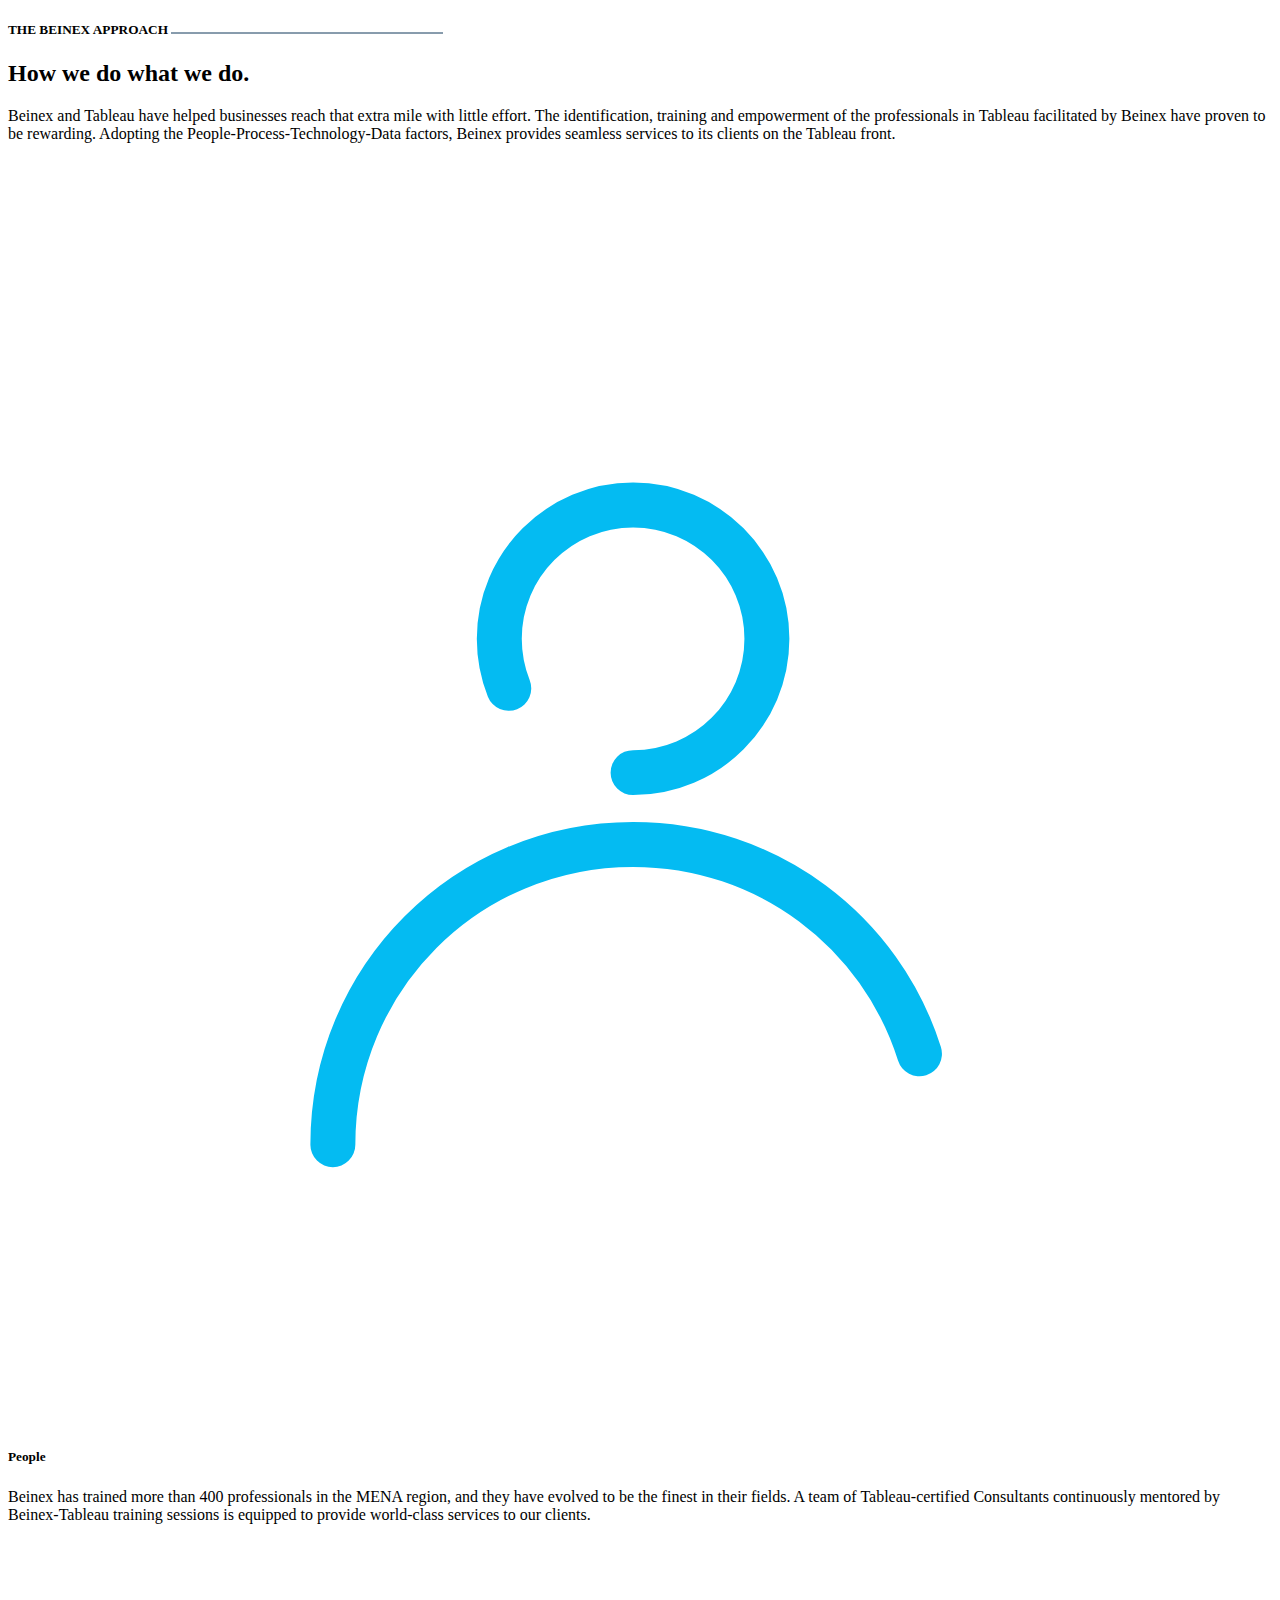
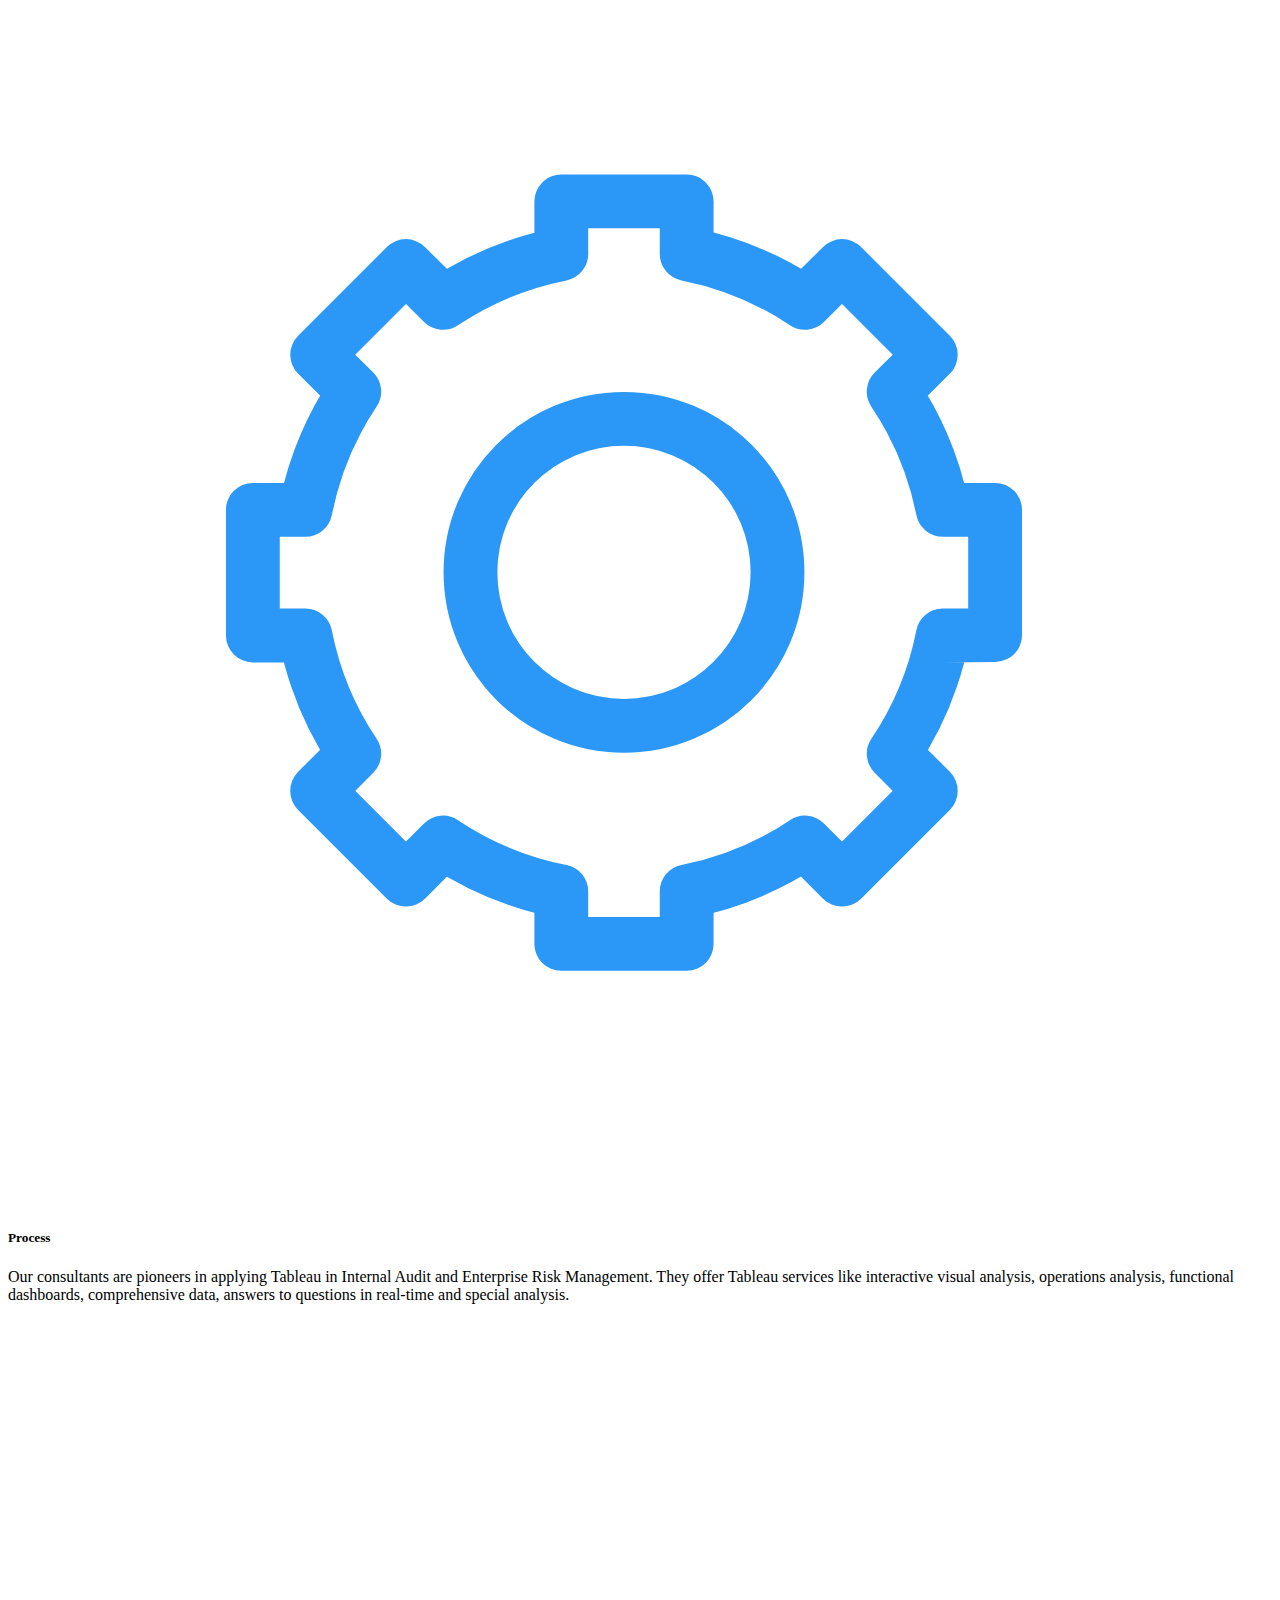
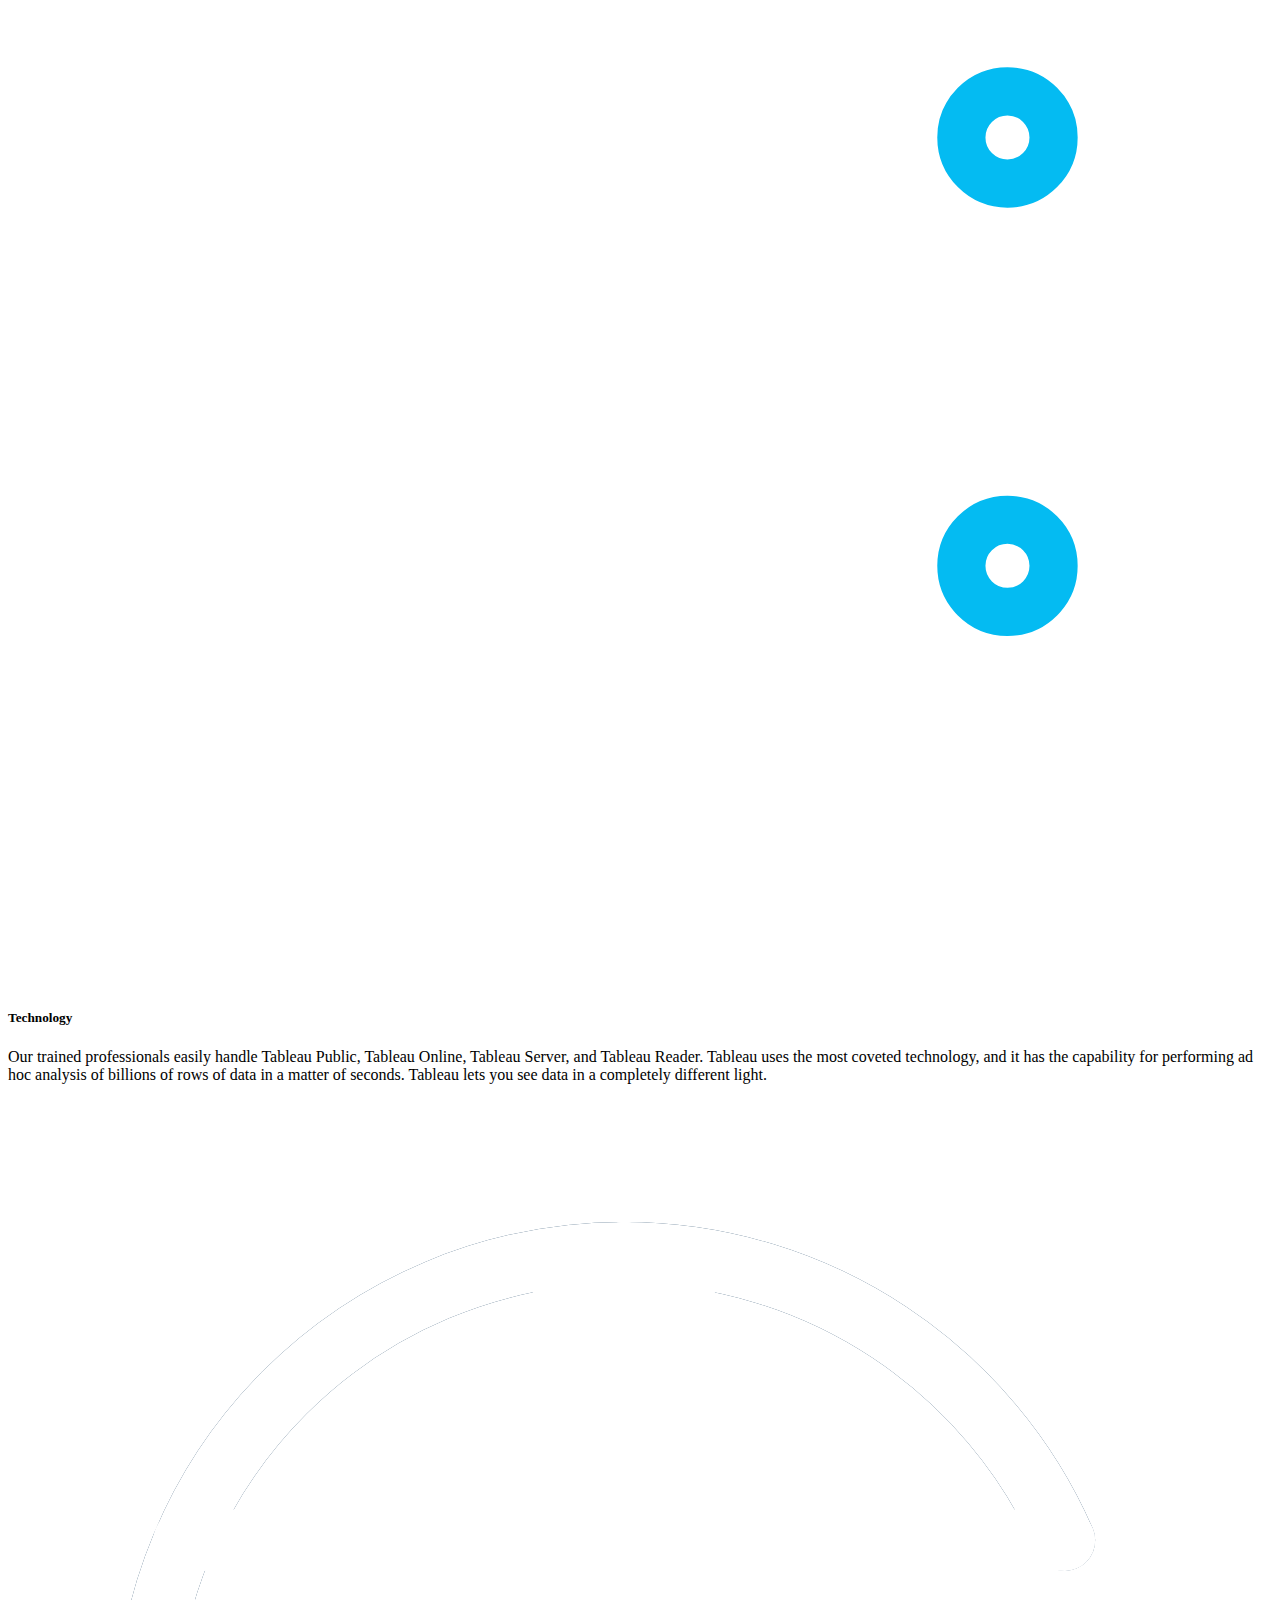
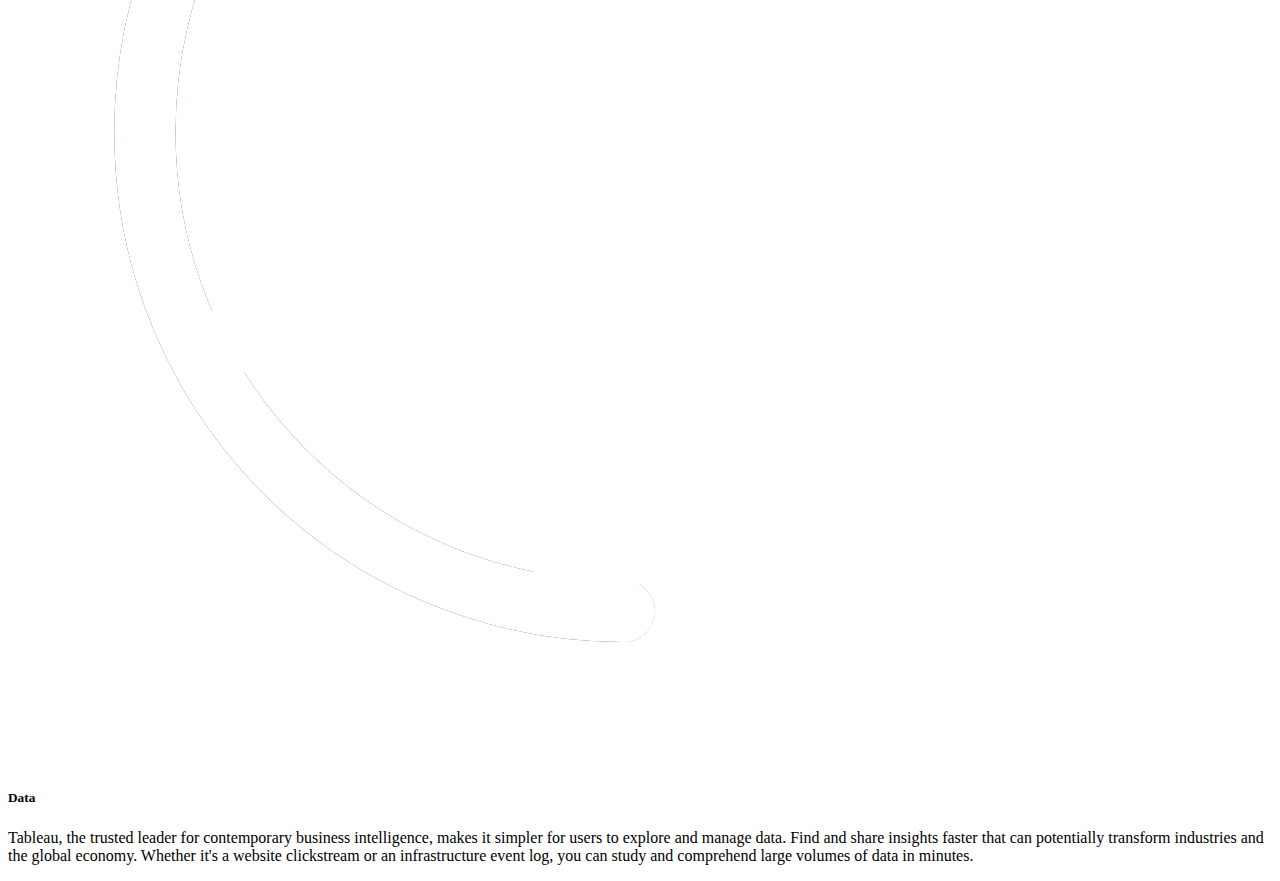
<file: html/molecule/beinex_approach.html>
<!DOCTYPE html>
<html lang="en">
  <head>
    <meta charset="UTF-8" />
    <meta name="viewport" content="width=device-width, initial-scale=1.0" />
    <title>Beinex Approach</title>
  </head>
  <body>
    <div class="be-beinex__approach__section">
      <div class="be-beinex__approach__section__headings">
        <div class="be-beinex__approach__section__headings__left">
          <h5>
            THE BEINEX APPROACH
            <img src="/assets/icons/Vector 11.svg" style="color: white" />
          </h5>
          <h2>How we do what we do.</h2>
        </div>
        <div class="be-beinex__approach__section__headings__right">
          <p>
            Beinex and Tableau have helped businesses reach that extra mile with
            little effort. The identification, training and empowerment of the
            professionals in Tableau facilitated by Beinex have proven to be
            rewarding. Adopting the People-Process-Technology-Data factors,
            Beinex provides seamless services to its clients on the Tableau
            front.
          </p>
        </div>
      </div>
      <div class="be-beinex__approach__section__cards">
        <div class="be-beinex__approach__section__card">
          <img src="/assets/icons/people-white-icon-hover.svg" alt="" />
          <h5>People</h5>
          <p>
            Beinex has trained more than 400 professionals in the MENA region,
            and they have evolved to be the finest in their fields. A team of
            Tableau-certified Consultants continuously mentored by
            Beinex-Tableau training sessions is equipped to provide world-class
            services to our clients.
          </p>
        </div>
        <div class="be-beinex__approach__section__card">
          <img src="/assets/icons/process-white-icon-hover.svg" alt="" />
          <h5>Process</h5>
          <p>
            Our consultants are pioneers in applying Tableau in Internal Audit
            and Enterprise Risk Management. They offer Tableau services like
            interactive visual analysis, operations analysis, functional
            dashboards, comprehensive data, answers to questions in real-time
            and special analysis.
          </p>
        </div>
        <div class="be-beinex__approach__section__card">
          <img src="/assets/icons/technology-white-icon-hover.svg" alt="" />
          <h5>Technology</h5>
          <p>
            Our trained professionals easily handle Tableau Public, Tableau
            Online, Tableau Server, and Tableau Reader. Tableau uses the most
            coveted technology, and it has the capability for performing ad hoc
            analysis of billions of rows of data in a matter of seconds. Tableau
            lets you see data in a completely different light.
          </p>
        </div>
        <div class="be-beinex__approach__section__card">
          <img src="/assets/icons/data-white-icon-hover.svg" alt="" />
          <h5>Data</h5>
          <p>
            Tableau, the trusted leader for contemporary business intelligence,
            makes it simpler for users to explore and manage data. Find and
            share insights faster that can potentially transform industries and
            the global economy. Whether it's a website clickstream or an
            infrastructure event log, you can study and comprehend large volumes
            of data in minutes.
          </p>
        </div>
      </div>
    </div>
  </body>
</html>
</file>
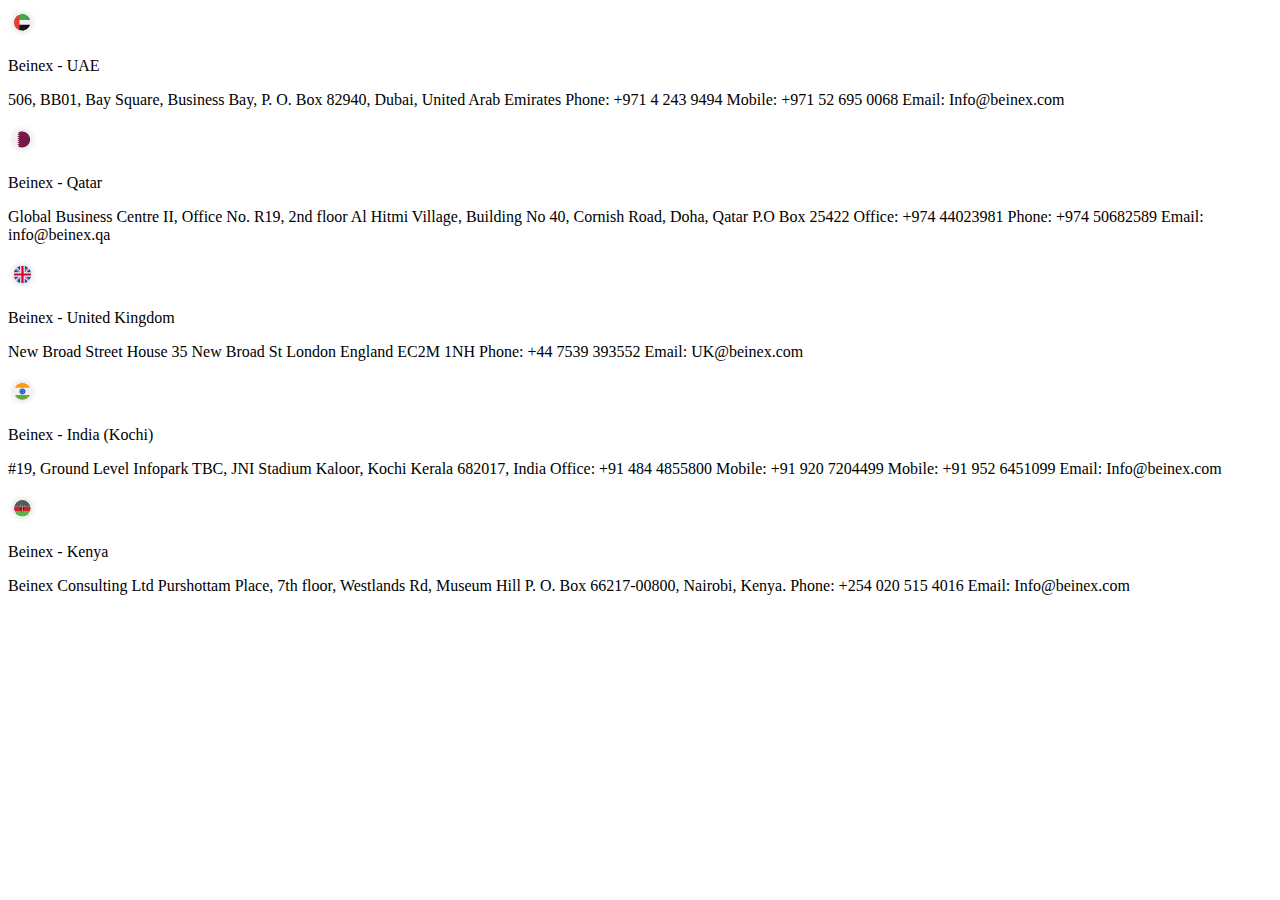
<file: html/molecule/global-presence.html>
<!DOCTYPE html>
<html lang="en">
  <head>
    <meta charset="UTF-8" />
    <meta name="viewport" content="width=device-width, initial-scale=1.0" />
    <title>Global Presence</title>
  </head>
  <body>
    <div class="be-global__presence__section">
      <div class="be-global__presence__section__cards">
        <div class="be-global__presence__section__card">
          <img src="/assets/icons/united-arab-emirates (2).svg" alt="uk" />
          <p>Beinex - UAE</p>
          <p>
            506, BB01, Bay Square, Business Bay, P. O. Box 82940, Dubai, United
            Arab Emirates Phone: +971 4 243 9494 Mobile: +971 52 695 0068 Email:
            Info@beinex.com
          </p>
        </div>
        <div class="be-global__presence__section__card">
          <img src="/assets/icons/qatar.svg" alt="uae" />
          <p>Beinex - Qatar</p>
          <p>
            Global Business Centre II, Office No. R19, 2nd floor Al Hitmi
            Village, Building No 40, Cornish Road, Doha, Qatar P.O Box 25422
            Office: +974 44023981 Phone: +974 50682589 Email: info@beinex.qa
          </p>
        </div>
        <div class="be-global__presence__section__card">
          <img src="/assets/icons/uk.svg" alt="uae" />
          <p>Beinex - United Kingdom</p>
          <p>
            New Broad Street House 35 New Broad St London England EC2M 1NH
            Phone: +44 7539 393552 Email: UK@beinex.com
          </p>
        </div>
        <div class="be-global__presence__section__card">
          <img src="/assets/icons/india.svg" alt="uae" />
          <p>Beinex - India (Kochi)</p>
          <p>
            #19, Ground Level Infopark TBC, JNI Stadium Kaloor, Kochi Kerala
            682017, India Office: +91 484 4855800 Mobile: +91 920 7204499
            Mobile: +91 952 6451099 Email: Info@beinex.com
          </p>
        </div>
        <div class="be-global__presence__section__card">
          <img src="/assets/icons/kenya.svg" alt="uae" />
          <p>Beinex - Kenya</p>
          <p>
            Beinex Consulting Ltd Purshottam Place, 7th floor, Westlands Rd,
            Museum Hill P. O. Box 66217-00800, Nairobi, Kenya. Phone: +254 020
            515 4016 Email: Info@beinex.com
          </p>
        </div>
      </div>
    </div>
  </body>
</html>
</file>
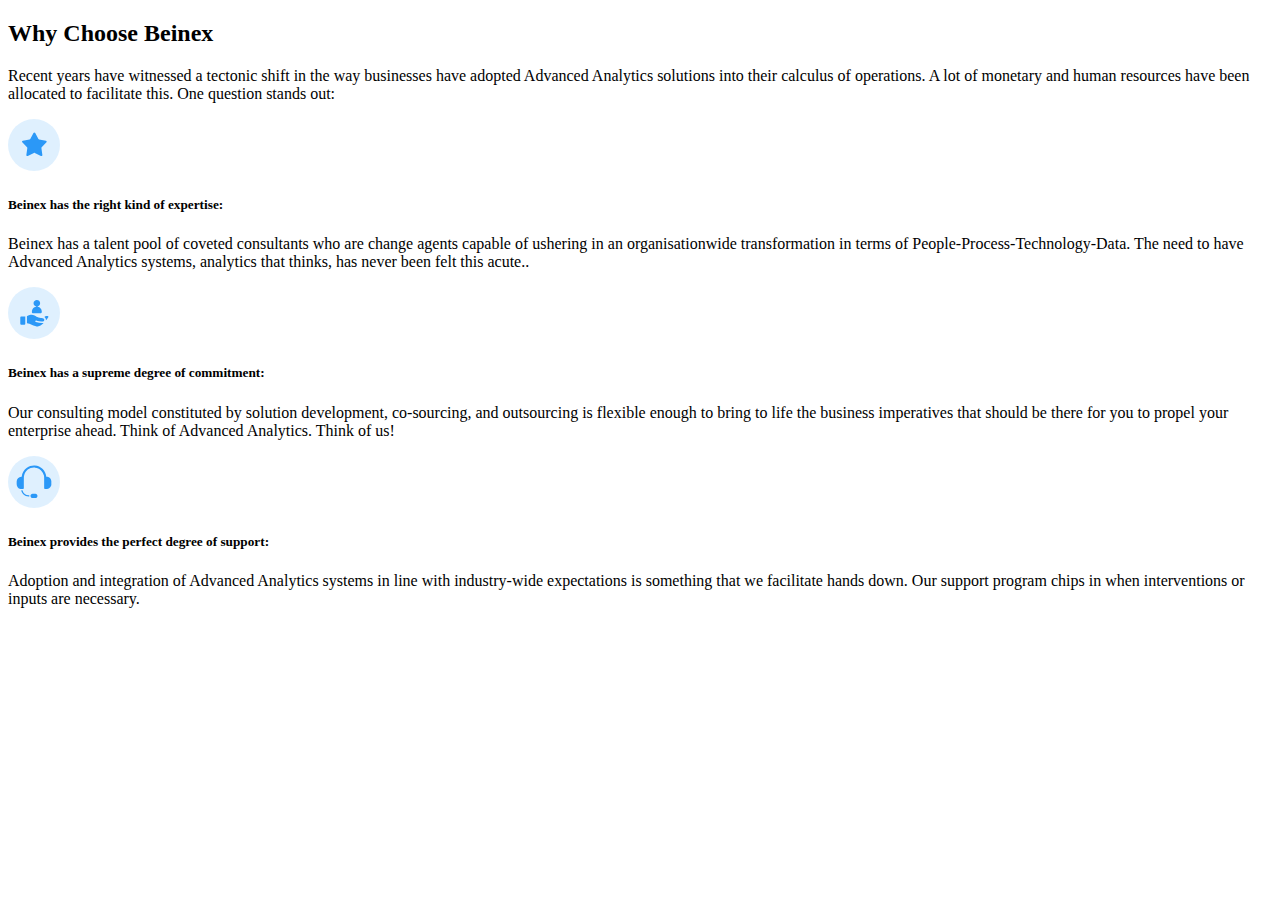
<file: html/molecule/why-beinex.html>
<!DOCTYPE html>
<html lang="en">
  <head>
    <meta charset="UTF-8" />
    <meta name="viewport" content="width=device-width, initial-scale=1.0" />
    <title>Why Choose Beinex</title>
  </head>
  <body>
    <div class="be-why__beinex__section">
      <div class="be-why__beinex__section__headings">
        <h2>Why Choose Beinex</h2>
        <p>
          Recent years have witnessed a tectonic shift in the way businesses
          have adopted Advanced Analytics solutions into their calculus of
          operations. A lot of monetary and human resources have been allocated
          to facilitate this. One question stands out:
        </p>
      </div>
      <div class="be-why__beinex__section__cards">
        <div class="be-why__beinex__section__card">
          <div class="be-why__beinex__section__card__heading">
            <img src="/assets/icons/why-beinex-icon-1.svg" />
            <h5>Beinex has the right kind of expertise:</h5>
          </div>
          <p>
            Beinex has a talent pool of coveted consultants who are change
            agents capable of ushering in an organisationwide transformation in
            terms of People-Process-Technology-Data. The need to have Advanced
            Analytics systems, analytics that thinks, has never been felt this
            acute..
          </p>
        </div>
        <div class="be-why__beinex__section__card">
          <div class="be-why__beinex__section__card__heading">
            <img src="/assets/icons/why-beinex-icon-2.svg" />
            <h5>Beinex has a supreme degree of commitment:</h5>
          </div>
          <p>
            Our consulting model constituted by solution development,
            co-sourcing, and outsourcing is flexible enough to bring to life the
            business imperatives that should be there for you to propel your
            enterprise ahead. Think of Advanced Analytics. Think of us!
          </p>
        </div>
        <div class="be-why__beinex__section__card">
          <div class="be-why__beinex__section__card__heading">
            <img src="/assets/icons/why-beinex-icon-3.svg" />
            <h5>Beinex provides the perfect degree of support:</h5>
          </div>
          <p>
            Adoption and integration of Advanced Analytics systems in line with
            industry-wide expectations is something that we facilitate hands
            down. Our support program chips in when interventions or inputs are
            necessary.
          </p>
        </div>
      </div>
    </div>
  </body>
</html>
</file>
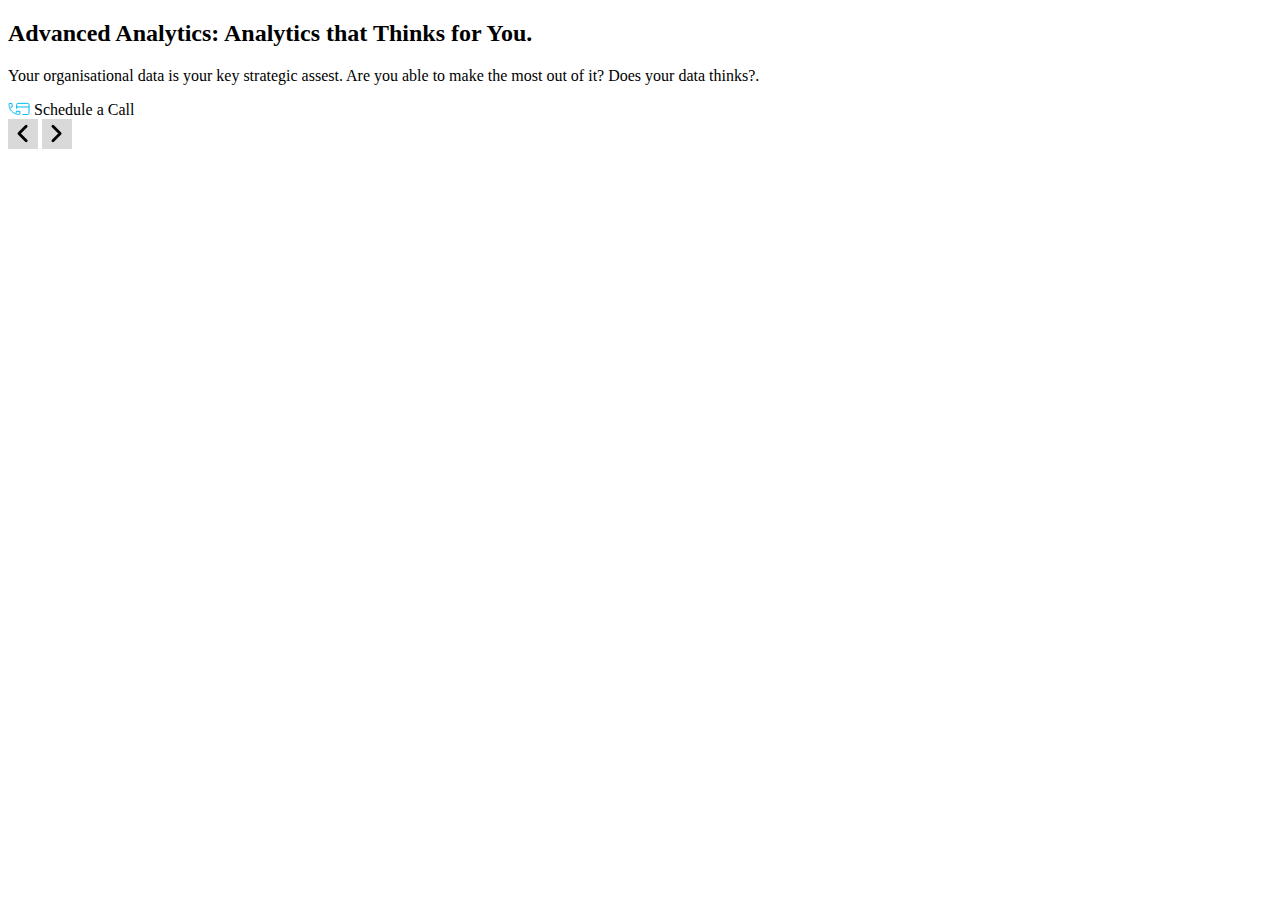
<file: html/organism/cover_section.html>
<!DOCTYPE html>
<html lang="en">
  <head>
    <meta charset="UTF-8" />
    <meta name="viewport" content="width=device-width, initial-scale=1.0" />
    <title>Cover Section</title>
  </head>
  <body>
    <div class="be-cover__section">
      <div class="be-cover__section__contents">
        <h2>Advanced Analytics: Analytics that Thinks for You.</h2>
        <p>
          Your organisational data is your key strategic assest. Are you able to
          make the most out of it? Does your data thinks?.
        </p>

        <div class="be-cover__section__contents__2">
          <img src="/assets/icons/Group 13032.svg" />
          <span>Schedule a Call</span>
        </div>
        <div class="be-cover__section__contents__button">
          <img src="/assets/icons/Group 15630.svg" alt="" />
          <img src="/assets/icons/Group 15629.svg" alt="" />
        </div>
      </div>
    </div>
  </body>
</html>
</file>
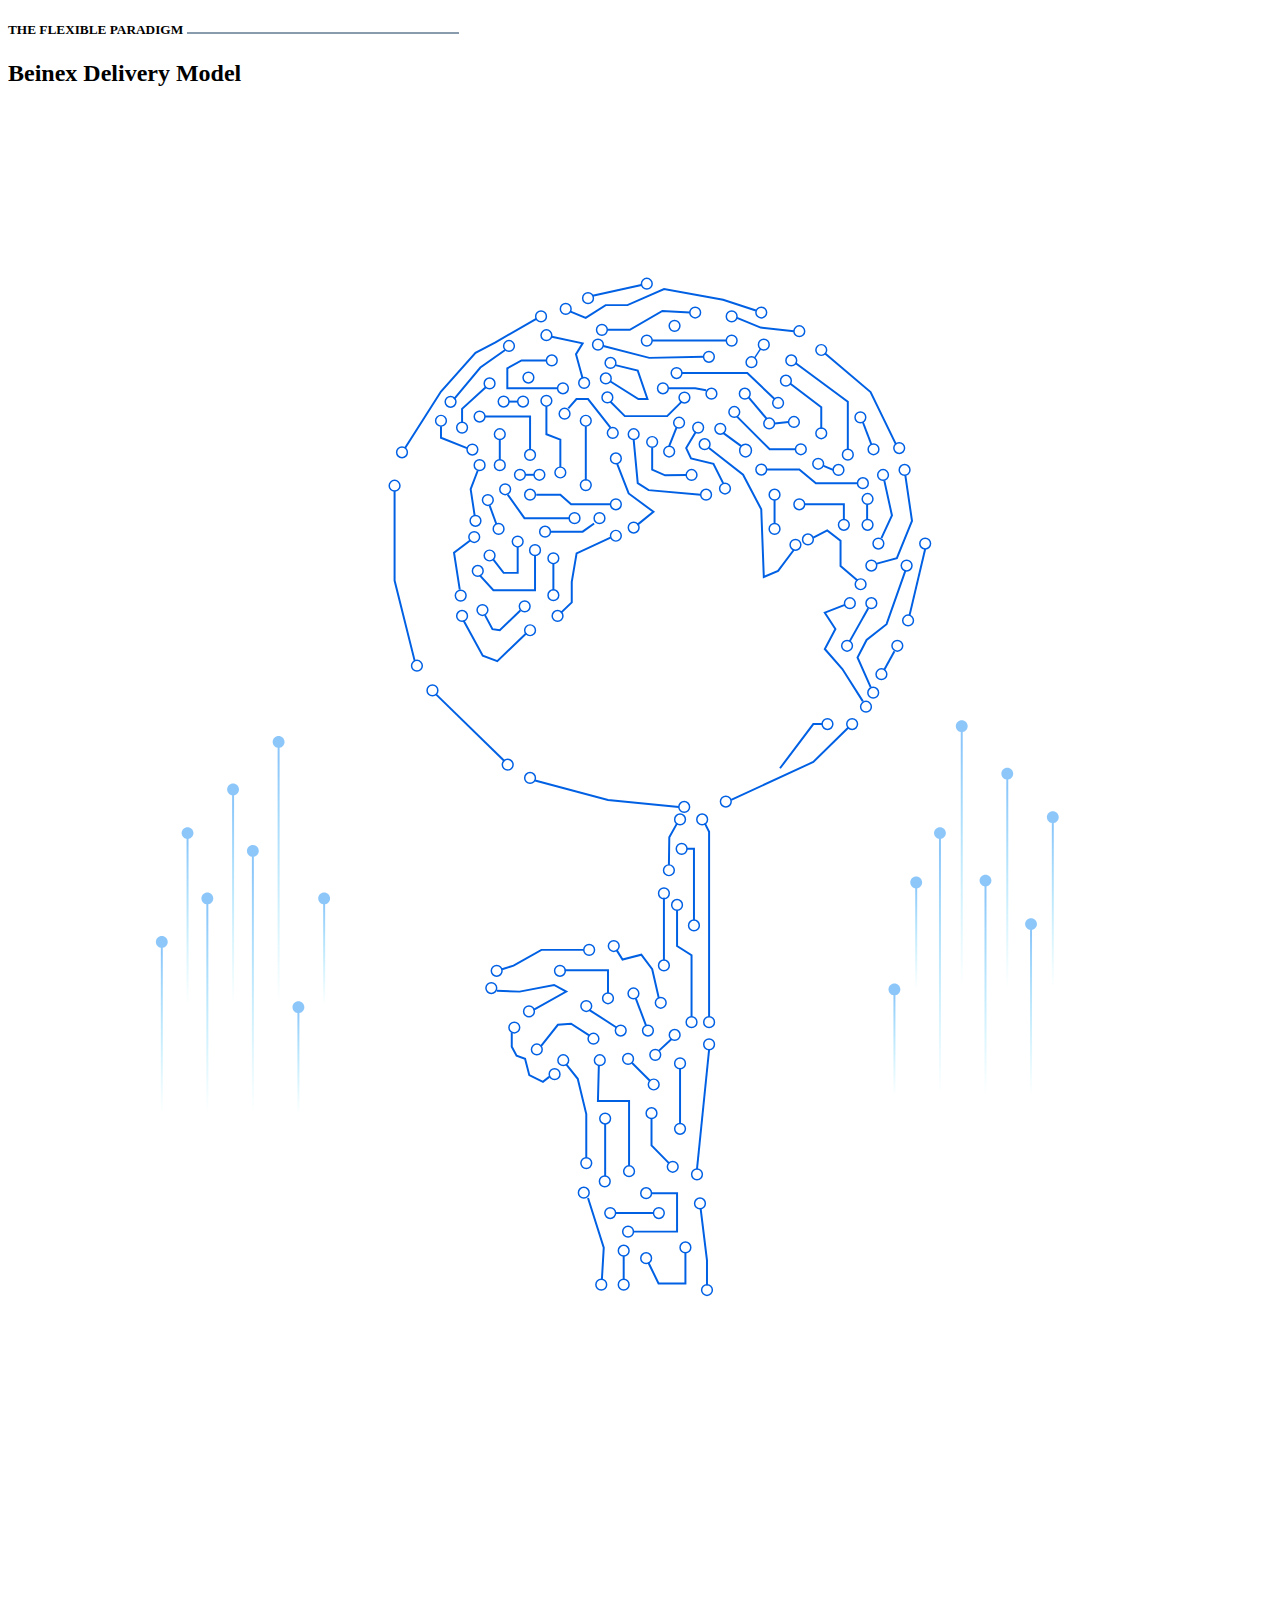
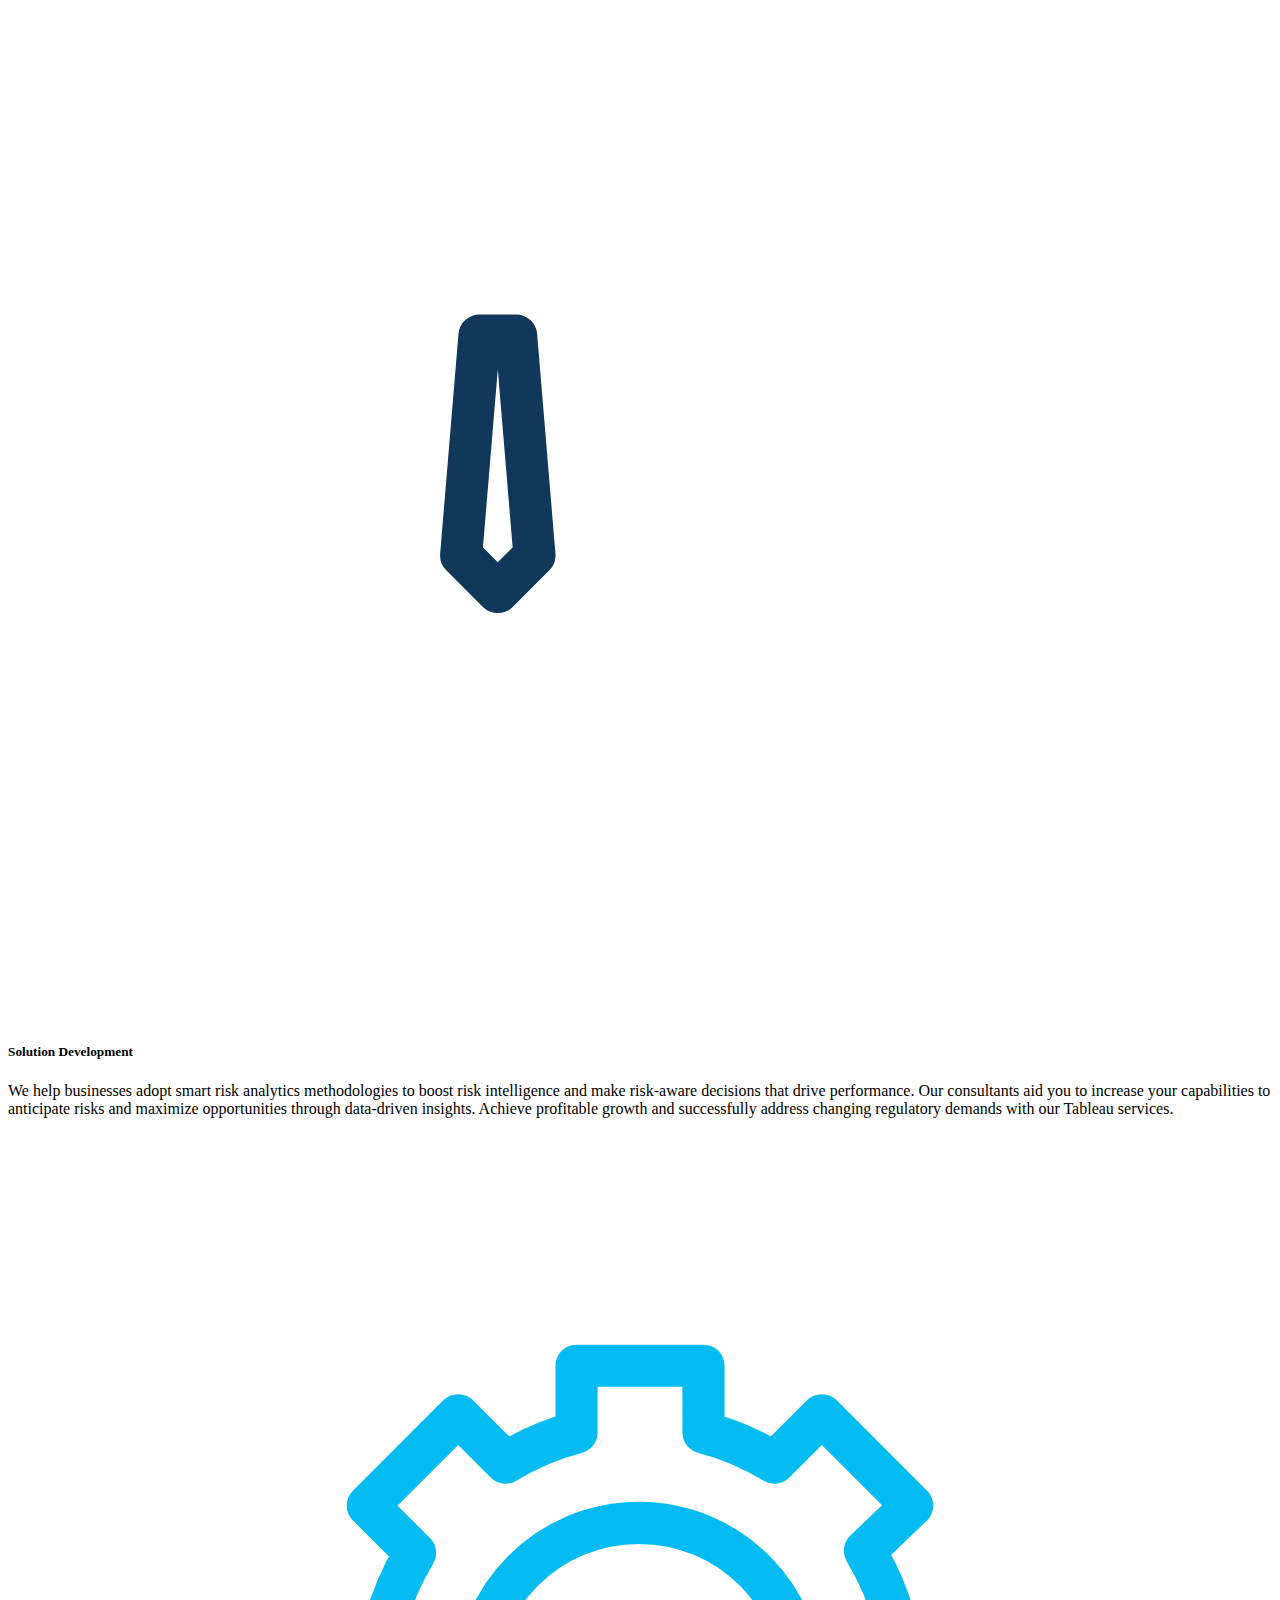
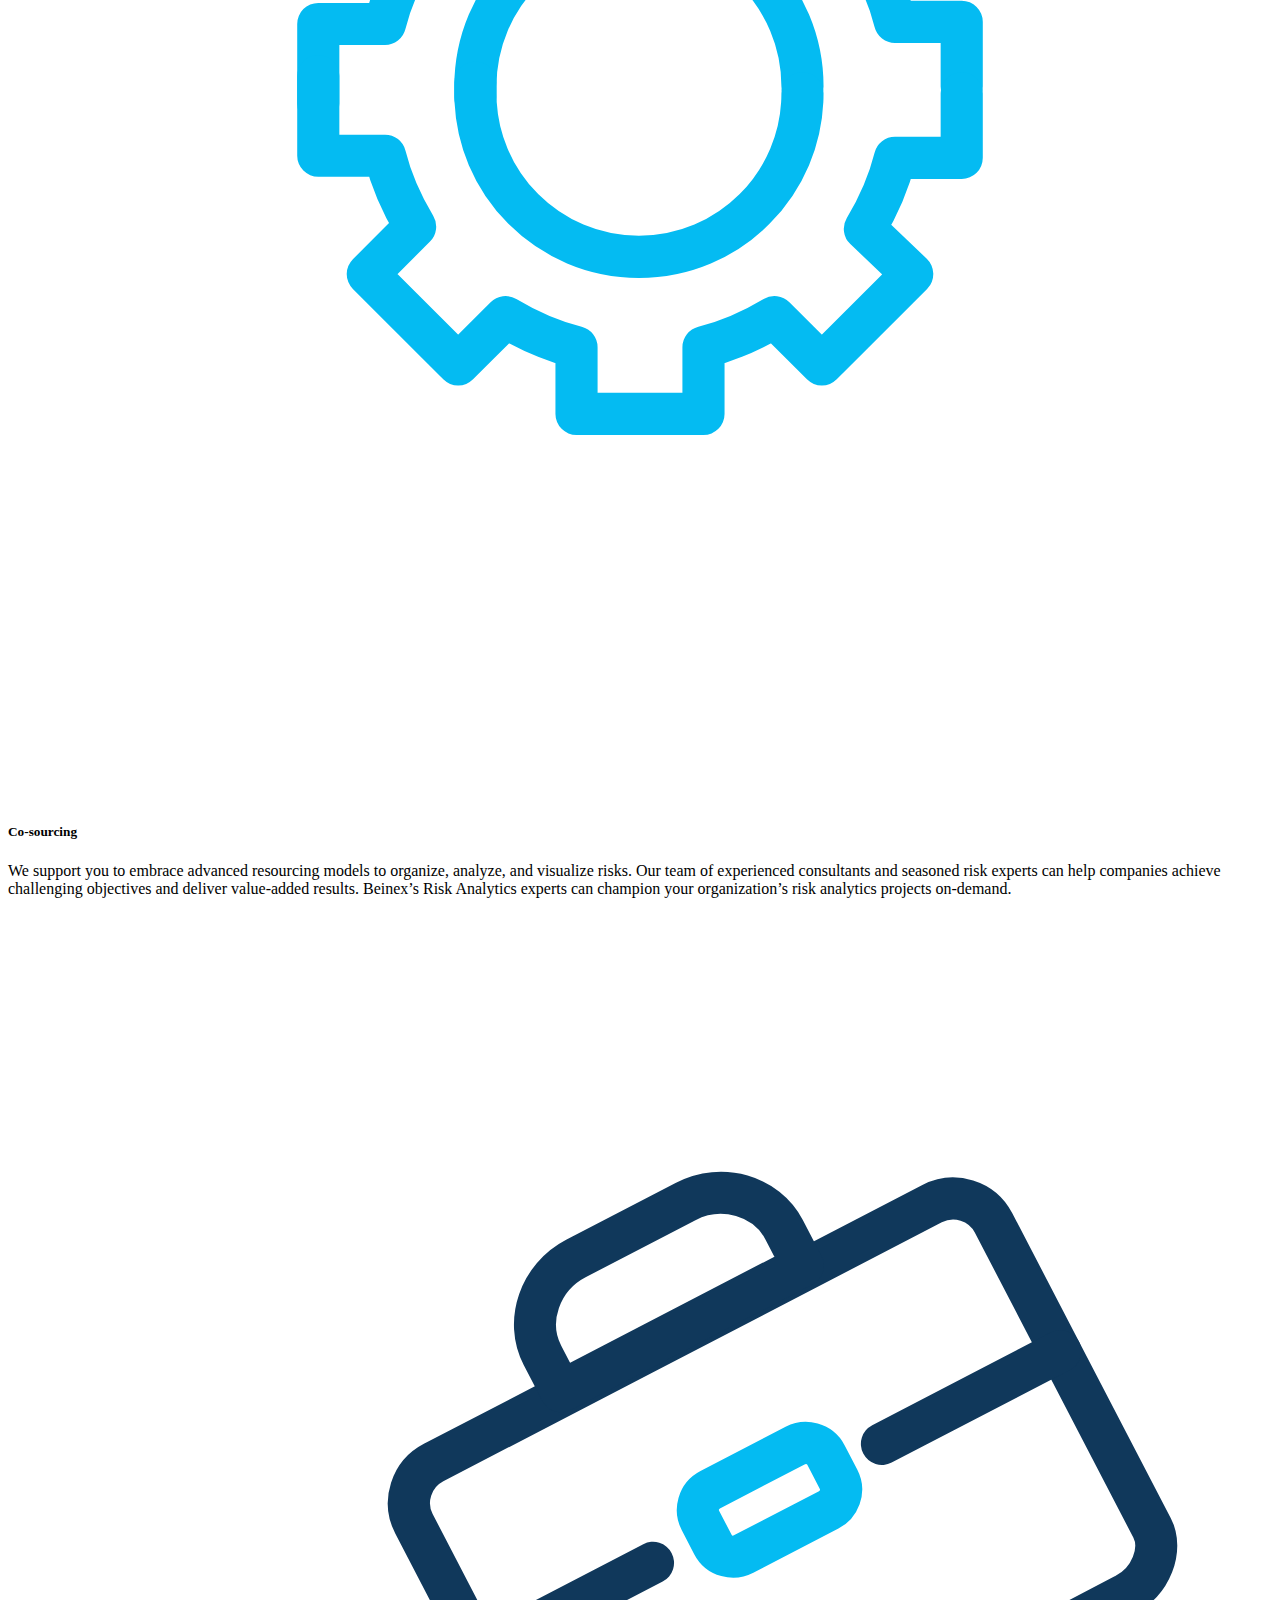
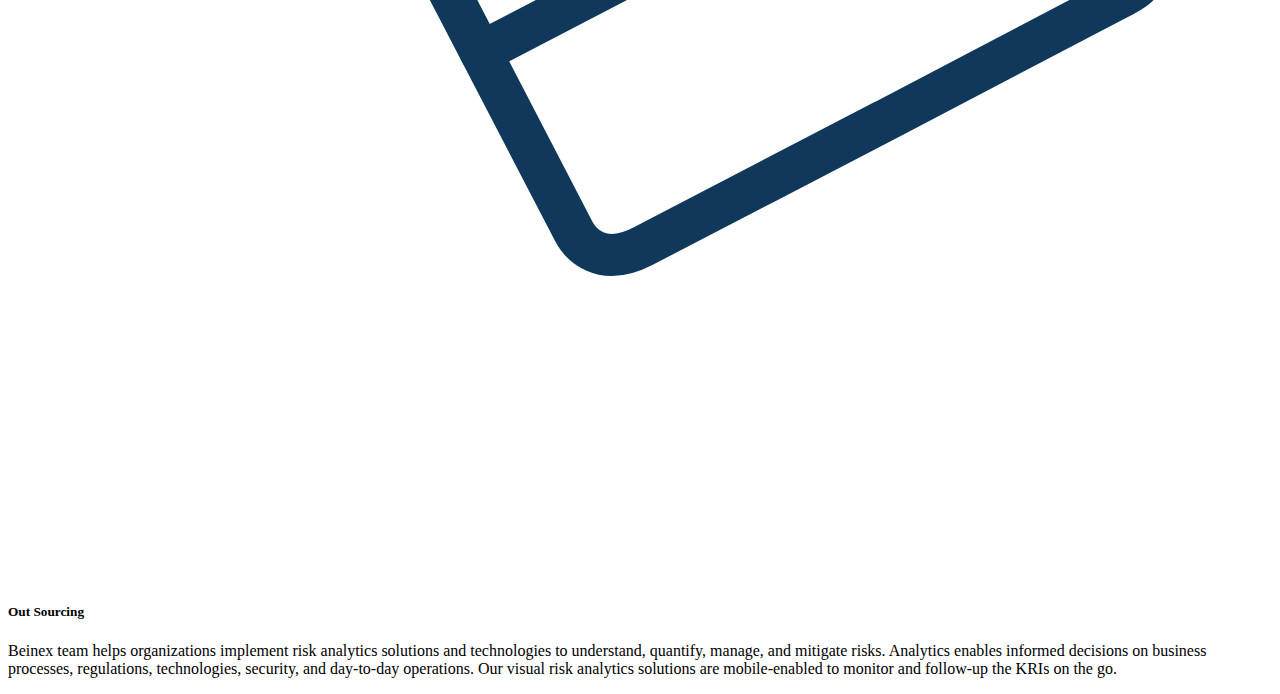
<file: html/organism/delivery-model.html>
<!DOCTYPE html>
<html lang="en">
  <head>
    <meta charset="UTF-8" />
    <meta name="viewport" content="width=device-width, initial-scale=1.0" />
    <title>Delivery Model</title>
  </head>
  <body>
    <div class="be-delivery__model__section">
      <div class="be-delivery__model__section__heading">
        <h5>THE FLEXIBLE PARADIGM <img src="/assets/icons/Vector 11.svg" /></h5>
        <h2>Beinex Delivery Model</h2>
      </div>
      <div class="be-delivery__model__section__contents">
        <div class="be-delivery__model__section__contents__left">
          <img src="/assets/images/beinex-delivery-model.svg" alt="" />
        </div>
        <div class="be-delivery__model__section__contents__right">
          <div class="be-delivery__model__section__contents__right__content">
            <div
              class="be-delivery__model__section__contents__right__content__headings"
            >
              <img src="/assets/icons/consulting-blue-hover.svg" alt="" />
              <h5>Solution Development</h5>
            </div>
            <p>
              We help businesses adopt smart risk analytics methodologies to
              boost risk intelligence and make risk-aware decisions that drive
              performance. Our consultants aid you to increase your capabilities
              to anticipate risks and maximize opportunities through data-driven
              insights. Achieve profitable growth and successfully address
              changing regulatory demands with our Tableau services.
            </p>
          </div>
          <div class="be-delivery__model__section__contents__right__content">
            <div
              class="be-delivery__model__section__contents__right__content__headings"
            >
              <img src="/assets/icons/co-sourcing-hover.svg" alt="" />
              <h5>Co-sourcing</h5>
            </div>
            <p>
              We support you to embrace advanced resourcing models to organize,
              analyze, and visualize risks. Our team of experienced consultants
              and seasoned risk experts can help companies achieve challenging
              objectives and deliver value-added results. Beinex’s Risk
              Analytics experts can champion your organization’s risk analytics
              projects on-demand.
            </p>
          </div>
          <div class="be-delivery__model__section__contents__right__content">
            <div
              class="be-delivery__model__section__contents__right__content__headings"
            >
              <img src="/assets/icons/outsourcing-icon-hover.svg" alt="" />
              <h5>Out Sourcing</h5>
            </div>
            <p>
              Beinex team helps organizations implement risk analytics solutions
              and technologies to understand, quantify, manage, and mitigate
              risks. Analytics enables informed decisions on business processes,
              regulations, technologies, security, and day-to-day operations.
              Our visual risk analytics solutions are mobile-enabled to monitor
              and follow-up the KRIs on the go.
            </p>
          </div>
        </div>
      </div>
    </div>
  </body>
</html>
</file>
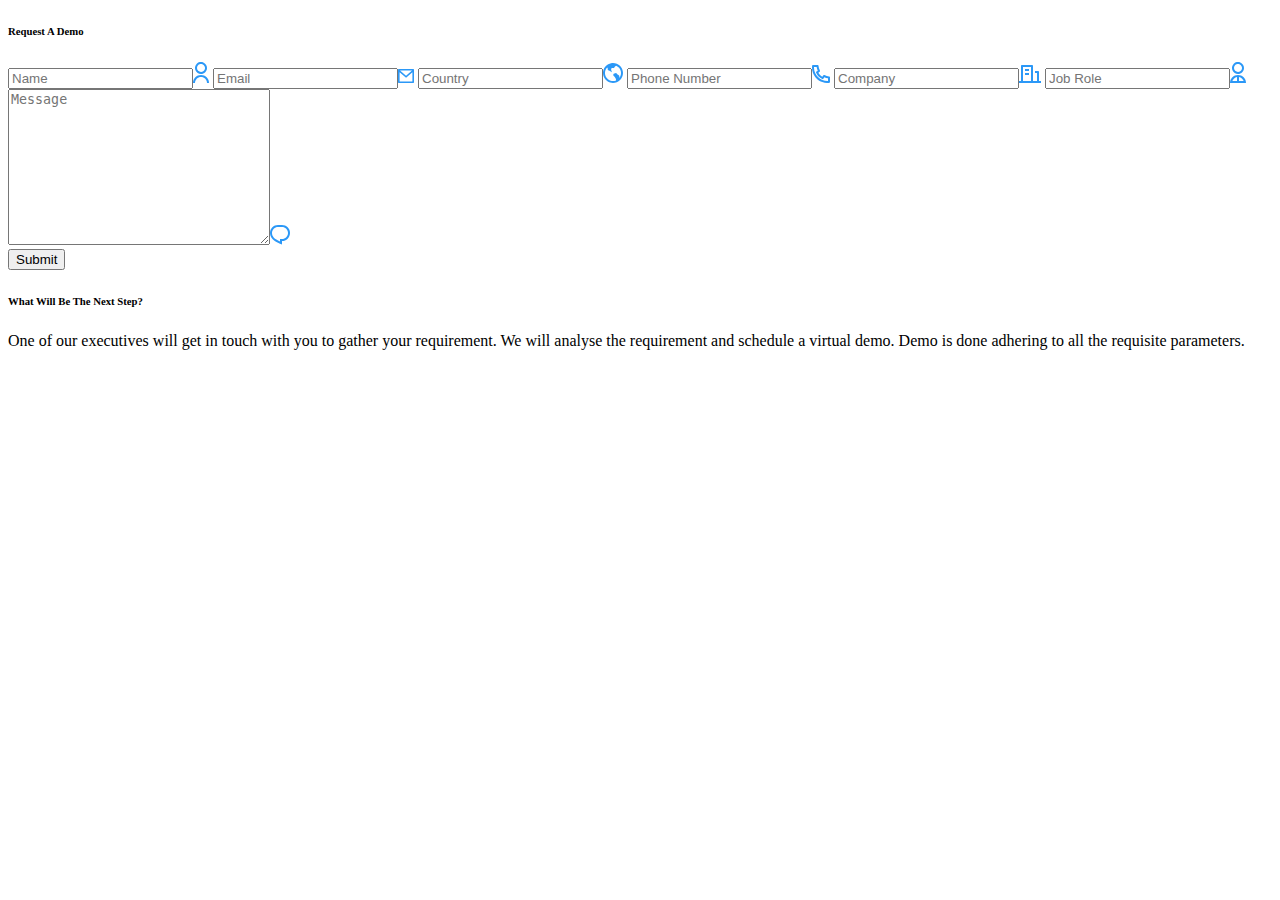
<file: html/organism/form-section.html>
<!DOCTYPE html>
<html lang="en">
  <head>
    <meta charset="UTF-8" />
    <meta name="viewport" content="width=device-width, initial-scale=1.0" />
    <title>Request a Demot</title>
  </head>
  <body>
    <div class="be-form__section">
      <div class="be-form__section__heading">
        <h6>Request A Demo</h6>
      </div>
      <div class="be-form__section__contents">
        <div class="be-form__section__form">
          <input type="text" placeholder="Name" /><img
            src="/assets/icons/name.svg"
            alt="name"
          />
          <input type="email" placeholder="Email" /><img
            src="/assets/icons/email.svg"
            alt="email"
          />
          <input type="text" placeholder="Country" /><img
            src="/assets/icons/country.svg"
            alt="country"
          />
          <input type="number" placeholder="Phone Number" /><img
            src="/assets/icons/phone.svg"
            alt="phone"
          />
          <input type="text" placeholder="Company" /><img
            src="/assets/icons/company.svg"
            alt="company"
          />
          <input type="text" placeholder="Job Role" /><img
            src="/assets/icons/job-role.svg"
            alt="job"
          />
          <textarea cols="30" rows="10" placeholder="Message"></textarea
          ><img src="/assets/icons/message.svg" alt="" />
          <br />
          <button>Submit</button>
        </div>
        <div class="form-separtation"></div>
        <div class="be-form__section__contents__right">
          <h6>What Will Be The Next Step?</h6>
          <p>
            One of our executives will get in touch with you to gather your
            requirement. We will analyse the requirement and schedule a virtual
            demo. Demo is done adhering to all the requisite parameters.
          </p>
        </div>
      </div>
    </div>
  </body>
</html>
</file>
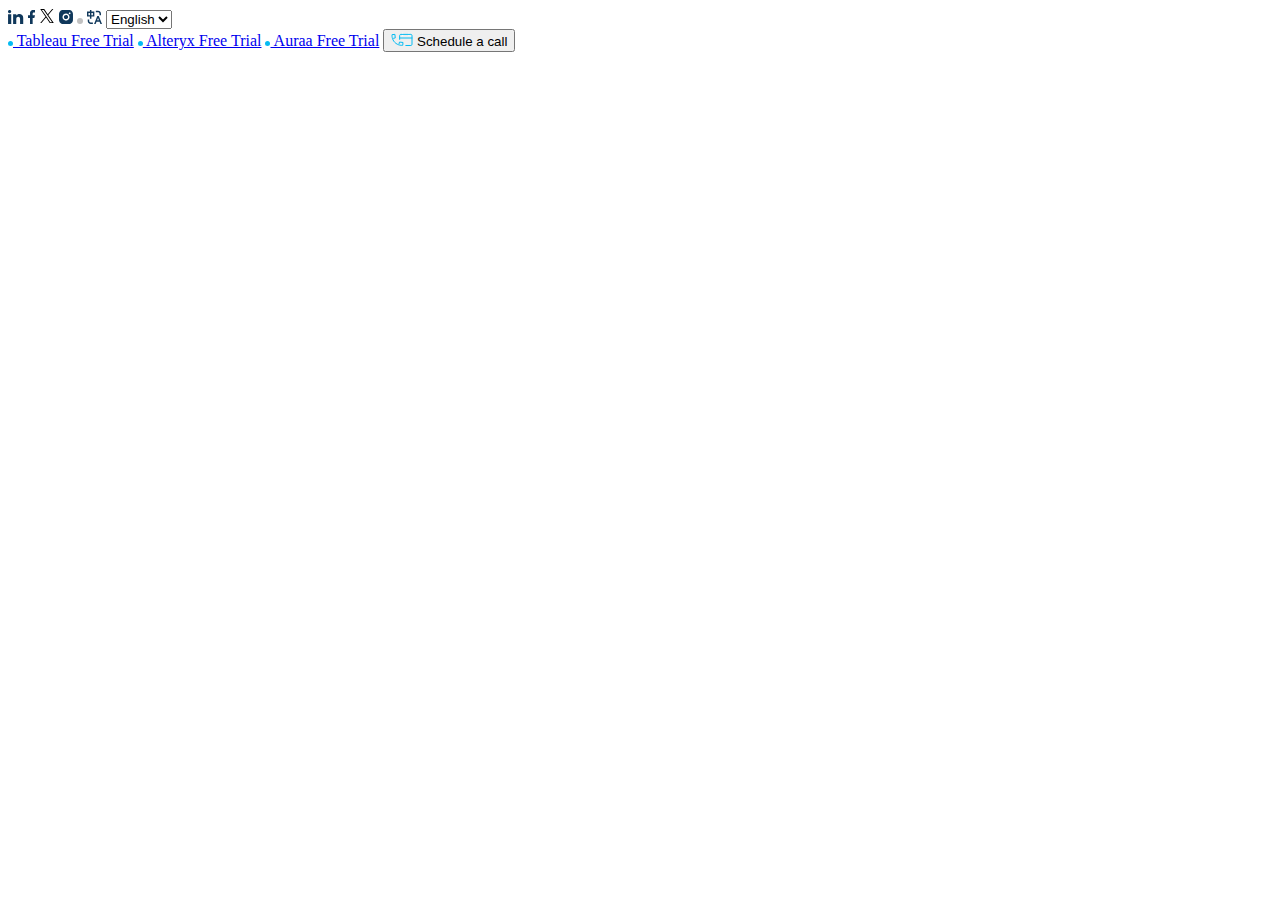
<file: html/organism/header.html>
<!DOCTYPE html>
<html lang="en">
  <head>
    <meta charset="UTF-8" />
    <meta name="viewport" content="width=device-width, initial-scale=1.0" />
    <title>Header</title>
  </head>
  <body>
    <div class="be-header__section">
      <div class="be-header__social__media">
        <a href="www.linkedin.com"
          ><img src="/assets/icons/linkedin.svg" alt="linkedin"
        /></a>
        <a href="www.fb.com"
          ><img src="/assets/icons/facebook.svg" alt="fb"
        /></a>
        <a href="www.twitter.com"
          ><img src="/assets/icons/pajamas_twitter.svg" alt="twitter"
        /></a>
        <a href="www.instagram.com"
          ><img src="/assets/icons/instagram.svg" alt="instagram"
        /></a>
        <a href="#"><img src="/assets/icons/dot.svg" alt="dotted" /></a>
        <a href="#"><img src="/assets/icons/language-icon.svg" alt="" /></a>
        <select name="languages">
          <option>English</option>
          <option>Arabic</option>
        </select>
      </div>
      <div class="be-header__trial">
        <a href="#"
          ><img src="/assets/icons/header_dot.svg" /> Tableau Free Trial</a
        >
        <a href="#"
          ><img src="/assets/icons/header_dot.svg" /> Alteryx Free Trial</a
        >
        <a href="#"
          ><img src="/assets/icons/header_dot.svg" /> Auraa Free Trial</a
        >
        <button class="be-header__button">
          <img src="/assets/icons/Group 13032.svg" alt="" /> Schedule a call
        </button>
      </div>
    </div>
  </body>
</html>
</file>
